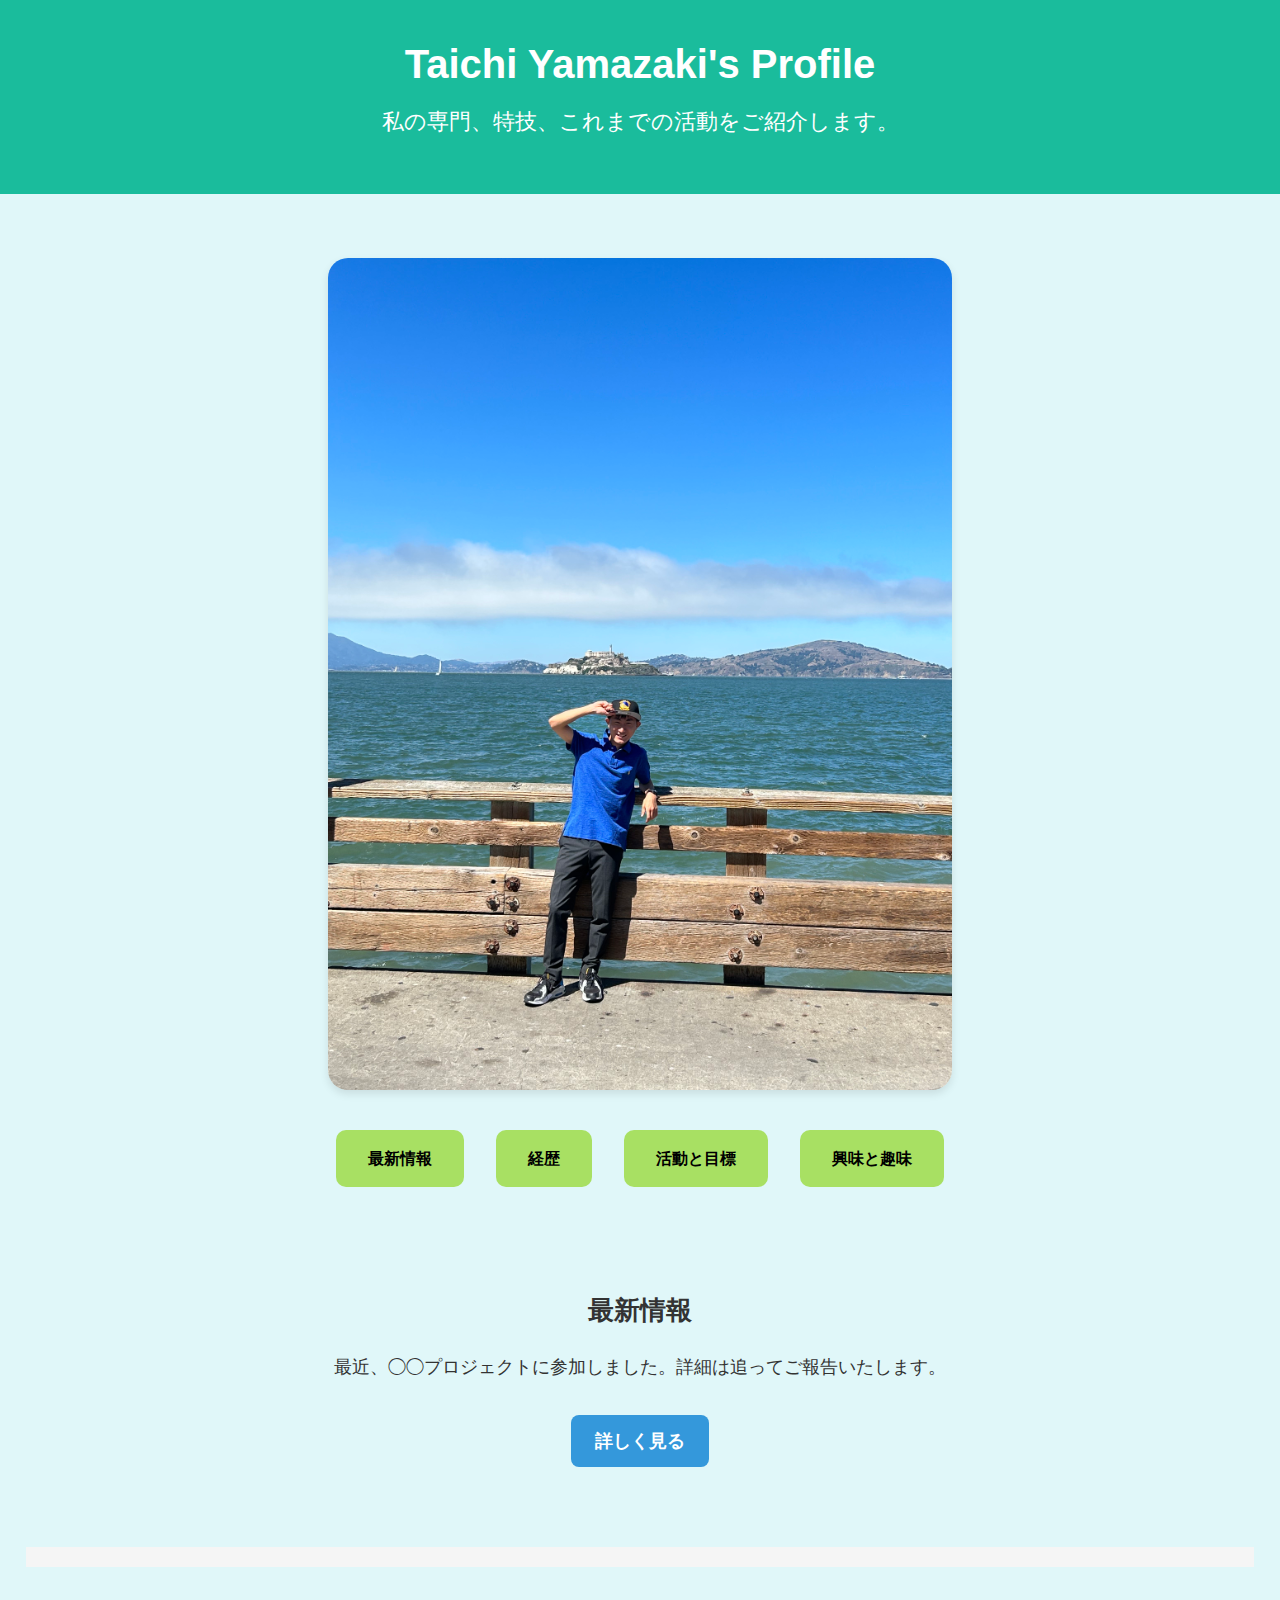
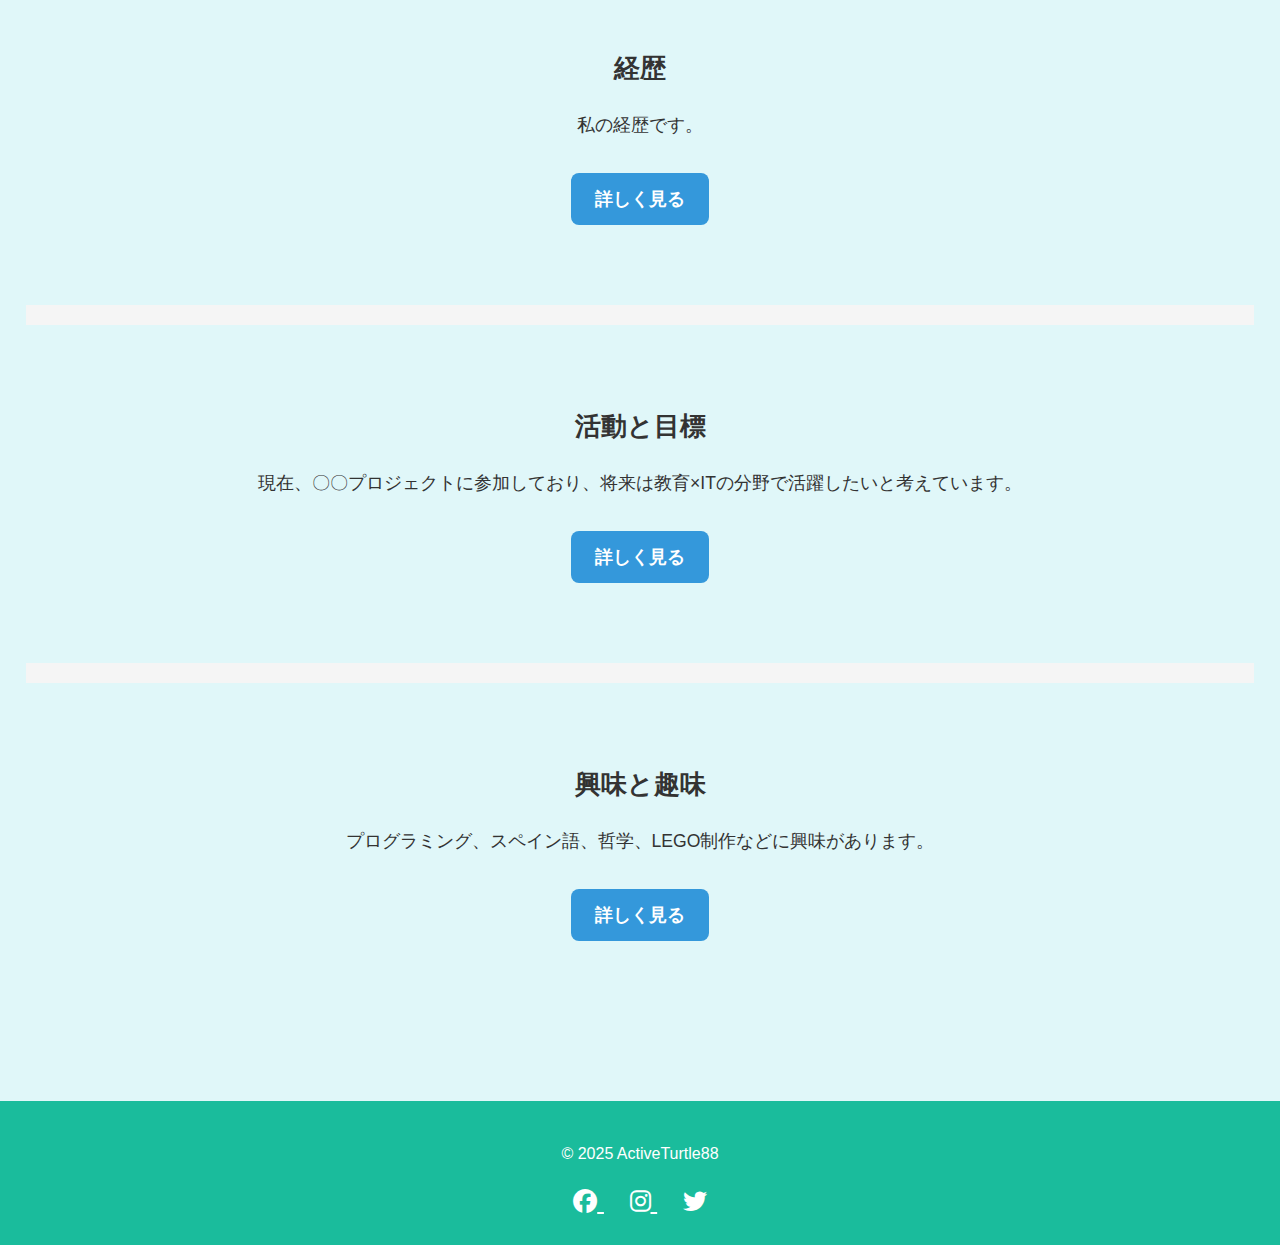
<file: index.html>
<!DOCTYPE html>
<html lang="ja">
<head>
  <meta charset="UTF-8" />
  <meta name="viewport" content="width=device-width, initial-scale=1" />
  <title>Taichi Yamazakiのプロフィール</title>
  <meta name="description" content="山田太郎のポートフォリオサイト。ITと教育に関心があり、プログラミングやLEGOなど幅広く活動しています。">
  <meta property="og:title" content="山田太郎のプロフィール" />
  <meta property="og:image" content="https://example.com/images/ogp-image.jpg" />
  <meta property="og:description" content="プログラミングやLEGO制作などの活動を紹介しています。" />
  <link rel="stylesheet" href="./css/style.css" />
  <link rel="icon" href="./images/kame-favicon.png" type="image/png">
<!-- Font Awesome の CDN 読み込み -->
<link rel="stylesheet" href="https://cdnjs.cloudflare.com/ajax/libs/font-awesome/6.5.0/css/all.min.css" integrity="sha512-TODO実際のintegrityに置き換え" crossorigin="anonymous" referrerpolicy="no-referrer" />
</head>
<body>
  <header>
    <h1>Taichi Yamazaki's Profile</h1>
    <p>私の専門、特技、これまでの活動をご紹介します。</p>
  </header>

  <main>
    <section class="photo-section">
      <img src="images/Alcatraz_1.jpg" alt="私が訪れたアルカトラズ島の風景" />
    </section>

    <!-- Flexboxナビゲーションボタン -->
    <nav class="nav-buttons">
      <a href="#whats-new" class="nav-btn">最新情報</a>
      <a href="#path" class="nav-btn">経歴</a>
      <a href="#activities" class="nav-btn">活動と目標</a>
      <a href="#interests" class="nav-btn">興味と趣味</a>
    </nav>

    <!-- セクション1: 最新情報 -->
    <section id="whats-new" class="info-section">
      <h2>最新情報</h2>
      <p>最近、◯◯プロジェクトに参加しました。詳細は追ってご報告いたします。</p>
      <a href="whats-new.html" class="detail-btn">詳しく見る</a>
    </section>

    <section class="blank"></section>

   <!-- セクション2: 経歴 -->
   <section id="whats-new" class="info-section">
    <h2>経歴</h2>
    <p>私の経歴です。</p>
    <a href="path.html" class="detail-btn">詳しく見る</a>
  </section>

  <section class="blank"></section>

    <!-- セクション2: 活動と目標 -->
    <section id="activities" class="info-section">
      <h2>活動と目標</h2>
      <p>現在、〇〇プロジェクトに参加しており、将来は教育×ITの分野で活躍したいと考えています。</p>
      <a href="activities.html" class="detail-btn">詳しく見る</a>
    </section>

    <section class="blank"></section>

    <!-- セクション3: 興味と趣味 -->
    <section id="interests" class="info-section">
      <h2>興味と趣味</h2>
      <p>プログラミング、スペイン語、哲学、LEGO制作などに興味があります。</p>
      <a href="interests.html" class="detail-btn">詳しく見る</a>
    </section>
  </main>

  <footer class="social-footer">
    <p>© 2025 ActiveTurtle88</p>
    <div class="social-icons">
        <a href="https://www.facebook.com/activeturtle88" target="_blank" aria-label="Facebook">
          <i class="fab fa-facebook"></i>
        </a>
        <a href="https://www.instagram.com/activeturtle88" target="_blank" aria-label="Instagram">
          <i class="fab fa-instagram"></i>
        </a>
        <a href="https://twitter.com/Active_Turtle88" target="_blank" aria-label="Twitter">
          <i class="fab fa-twitter"></i>
        </a>
      </div>
      
  </footer>
</body>
</html>
</file>
<file: css/style.css>
/* === 基本スタイル === */
body {
  font-family: "Helvetica Neue", sans-serif;
  margin: 0;
  padding: 0;
  background-color: #e0f7f9;
  color: #333;
  text-align: center;
  line-height: 1.6;
}

header {
  background-color: #1abc9c; /* ターコイズブルー */
  color: white;
  padding: 2rem 1rem;
}

header h1 {
  margin: 0;
  font-size: 2rem;
}

header p {
  font-size: 1.2rem;
  margin-top: 0.5rem;
}

main {
  padding: 2rem 1rem;
}

.blank {
  background-color: whitesmoke;
  margin: 10px;
  padding: 10px;
}

.photo-section {
  margin: 2rem 0;
}

.photo-section img {
  max-width: 80%;
  height: auto;
  border-radius: 20px;
  box-shadow: 0 4px 8px rgba(0,0,0,0.1);
}

/* === ナビゲーションボタン === */
.nav-buttons {
  display: flex;
  justify-content: center;
  gap: 1rem;
  margin: 2rem 0;
  flex-wrap: wrap;
}

.nav-btn {
  background-color: #a8e063; /* 黄緑色 */
  color: #000;
  padding: 1rem 1.5rem;
  text-decoration: none;
  font-weight: bold;
  border-radius: 10px;
  transition: background-color 0.3s ease, color 0.3s ease;
}

.nav-btn:hover,
.nav-btn:focus {
  background-color: #8bd64c;
  outline: none;
}

/* === セクション === */
.info-section {
  margin-bottom: 2rem;
  padding: 1rem;
}

.detail-btn {
  display: inline-block;
  margin-top: 1rem;
  padding: 0.75rem 1.5rem;
  background-color: #3498db;
  color: white;
  text-decoration: none;
  border-radius: 8px;
  font-weight: bold;
  transition: background-color 0.3s ease;
}

.detail-btn:hover,
.detail-btn:focus {
  background-color: #2a80b9;
  outline: none;
}

/* === フッター（SNSアイコン） === */
.social-footer {
  background-color: #1abc9c;
  color: white;
  text-align: center;
  padding: 1.5rem 1rem;
  margin-top: 3rem;
}

.social-icons {
  margin-top: 0.5rem;
}

.social-icons a {
  color: white;
  margin: 0 0.8rem;
  font-size: 1.5rem;
  transition: color 0.3s ease;
}

.social-icons a:hover,
.social-icons a:focus {
  color: #e0f7f9;
  outline: none;
}

/* === レスポンシブ対応：600px〜 === */
@media (min-width: 600px) {
  .nav-buttons {
    flex-direction: row;
    justify-content: center;
    gap: 2rem;
  }

  .photo-section img {
    max-width: 70%;
  }

  .info-section {
    padding: 2rem 3rem;
  }
}

/* === レスポンシブ対応：1024px〜 === */
@media (min-width: 1024px) {
  header h1 {
    font-size: 2.5rem;
  }

  header p {
    font-size: 1.4rem;
  }

  .photo-section img {
    max-width: 50%;
  }

  .info-section {
    padding: 3rem 4rem;
    font-size: 1.1rem;
  }

  .nav-btn {
    padding: 1rem 2rem;
    font-size: 1rem;
  }
}

/* === ダークモード対応 === */
@media (prefers-color-scheme: dark) {
  body {
    background-color: #121212;
    color: #f0f0f0;
  }

  header {
    background-color: #0d8575;
  }

  .blank {
    background-color: #1e1e1e;
  }

  .nav-btn {
    background-color: #66bb6a;
    color: #fff;
  }

  .nav-btn:hover,
  .nav-btn:focus {
    background-color: #558b2f;
  }

  .detail-btn {
    background-color: #2980b9;
    color: white;
  }

  .detail-btn:hover,
  .detail-btn:focus {
    background-color: #1f6391;
  }

  .info-section {
    background-color: #1e1e1e;
    color: #f0f0f0;
    box-shadow: 0 4px 12px rgba(255, 255, 255, 0.05);
  }

  .social-footer {
    background-color: #0d8575;
    color: #ddd;
  }

  .social-icons a {
    color: #ddd;
  }

  .social-icons a:hover,
  .social-icons a:focus {
    color: #66bb6a;
  }
}
</file>
